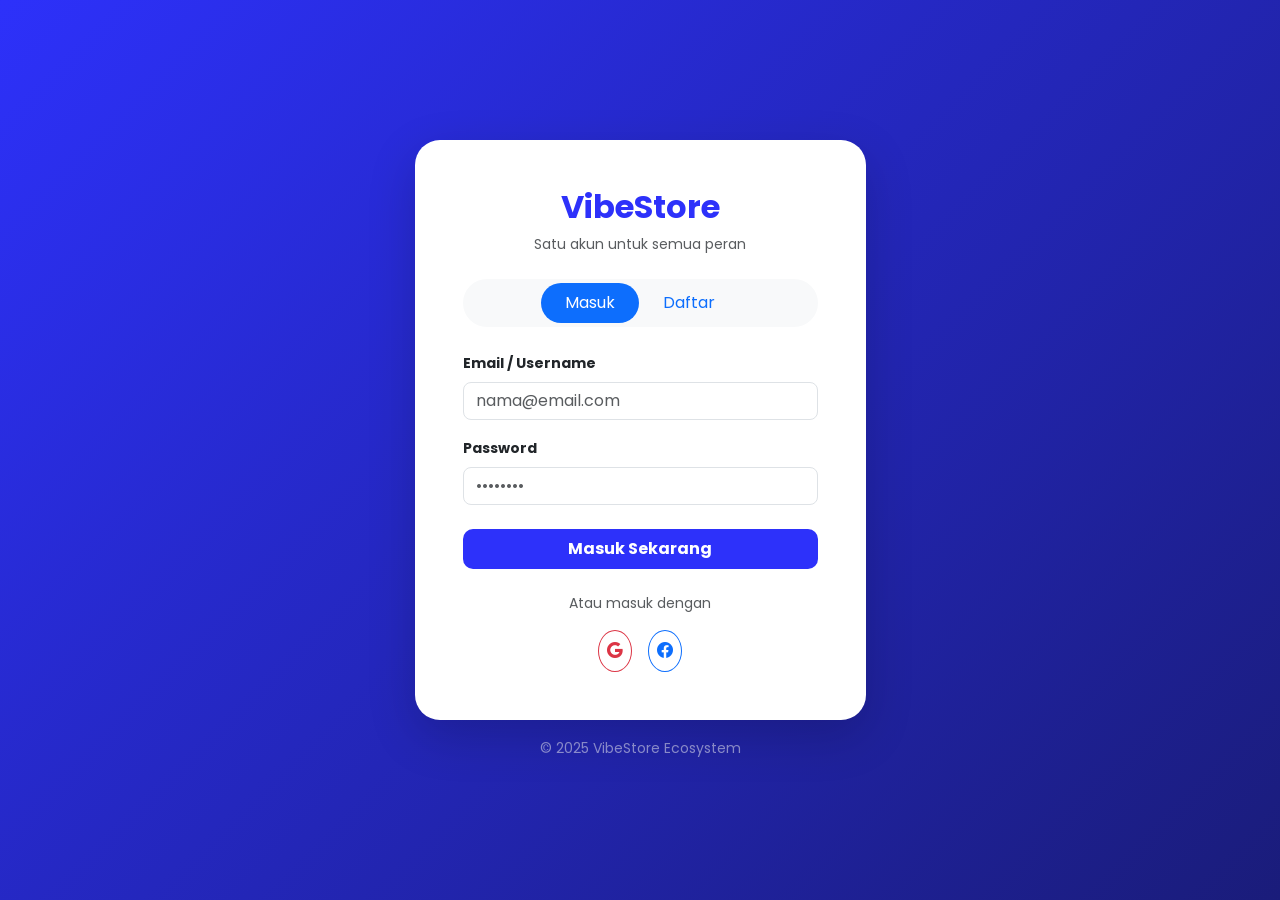
<file: admin.html>
<!DOCTYPE html>
<html lang="id">
<head>
    <meta charset="UTF-8">
    <meta name="viewport" content="width=device-width, initial-scale=1.0">
    <title>Master Admin - VibeStore</title>
    <link href="https://cdn.jsdelivr.net/npm/bootstrap@5.3.0/dist/css/bootstrap.min.css" rel="stylesheet">
    <link href="https://fonts.googleapis.com/css2?family=Poppins:wght@300;400;600;700&display=swap" rel="stylesheet">
    <link rel="stylesheet" href="https://cdn.jsdelivr.net/npm/bootstrap-icons@1.10.5/font/bootstrap-icons.css">
    <link rel="stylesheet" href="assets/css/style.css">
</head>
<body class="bg-light">

    <nav class="navbar navbar-dark bg-vibe sticky-top py-2">
        <div class="container-fluid px-4">
            <a class="navbar-brand fw-bold" href="#">VibeAdmin <span class="badge bg-gold text-dark ms-2 small" style="font-size: 10px;">PRO</span></a>
            <div class="d-flex align-items-center text-white">
                <small class="me-3 d-none d-md-block" id="adminNameDisplay">Halo, Master Admin</small>
                <i class="bi bi-person-circle fs-4"></i>
            </div>
        </div>
    </nav>

    <div class="container-fluid">
        <div class="row">
            <div class="col-md-2 bg-white shadow-sm min-vh-100 p-3 d-none d-md-block">
                <ul class="nav flex-column gap-2 mt-3">
                    <li class="nav-item">
                        <a href="#" class="nav-link active bg-vibe text-white rounded-3 shadow-sm"><i class="bi bi-speedometer2 me-2"></i> Ringkasan</a>
                    </li>
                    <li class="nav-item">
                        <a href="#" class="nav-link text-dark"><i class="bi bi-shop me-2"></i> Verifikasi Toko</a>
                    </li>
                    <li class="nav-item">
                        <a href="#" class="nav-link text-dark"><i class="bi bi-people me-2"></i> User Manager</a>
                    </li>
                    <li class="nav-item">
                        <a href="#" class="nav-link text-dark"><i class="bi bi-shield-check me-2"></i> Keamanan</a>
                    </li>
                    <hr>
                    <li class="nav-item">
                        <a href="javascript:void(0)" onclick="logout()" class="nav-link text-danger fw-bold"><i class="bi bi-box-arrow-left me-2"></i> Keluar</a>
                    </li>
                </ul>
            </div>

            <div class="col-md-10 p-4">
                <div class="d-flex justify-content-between align-items-center mb-4 border-bottom pb-3">
                    <div>
                        <h4 class="fw-bold mb-0">Dashboard Ringkasan</h4>
                        <p class="text-muted small mb-0">Kelola operasional VibeStore dalam satu panel.</p>
                    </div>
                    <button class="btn btn-outline-danger btn-sm rounded-pill px-3 d-md-none" onclick="logout()">
                        <i class="bi bi-box-arrow-left me-1"></i> Logout
                    </button>
                </div>
                
                <div class="row g-3 mb-4">
                    <div class="col-6 col-md-3">
                        <div class="card border-0 shadow-sm rounded-4 p-3 bg-white h-100 border-start border-4 border-primary">
                            <small class="text-muted d-block mb-1 fw-bold">TOTAL OMZET</small>
                            <h5 class="fw-bold mb-0 text-vibe">Rp 1.2M</h5>
                            <span class="text-success small" style="font-size: 10px;"><i class="bi bi-graph-up"></i> +12.5%</span>
                        </div>
                    </div>
                    <div class="col-6 col-md-3">
                        <div class="card border-0 shadow-sm rounded-4 p-3 bg-white h-100 border-start border-4 border-danger">
                            <small class="text-muted d-block mb-1 fw-bold">VERIFIKASI PENDING</small>
                            <h5 class="fw-bold mb-0 text-danger" id="countPending">2</h5>
                            <span class="text-danger small" style="font-size: 10px;">Butuh Persetujuan</span>
                        </div>
                    </div>
                </div>

                <div class="card border-0 shadow-sm rounded-4 overflow-hidden mb-4">
                    <div class="card-header bg-white p-3 fw-bold border-0 d-flex justify-content-between align-items-center">
                        <span><i class="bi bi-shop me-2 text-primary"></i>Antrean Toko Baru</span>
                    </div>
                    <div class="table-responsive">
                        <table class="table align-middle mb-0 table-hover">
                            <thead class="bg-light small text-muted">
                                <tr>
                                    <th class="ps-3">DETAIL TOKO</th>
                                    <th class="text-end pe-3">AKSI</th>
                                </tr>
                            </thead>
                            <tbody id="storeList">
                                <tr id="row-toko-1">
                                    <td class="ps-3">
                                        <div class="fw-bold">GamerZone ID</div>
                                        <small class="text-muted"><i class="bi bi-person me-1"></i>Andi Wijaya</small>
                                    </td>
                                    <td class="text-end pe-3">
                                        <div class="d-flex justify-content-end gap-1">
                                            <button class="btn btn-sm btn-success rounded-circle" onclick="handleStore('row-toko-1', 'GamerZone ID', 'disetujui')">
                                                <i class="bi bi-check"></i>
                                            </button>
                                            <button class="btn btn-sm btn-outline-danger rounded-circle" onclick="handleStore('row-toko-1', 'GamerZone ID', 'ditolak')">
                                                <i class="bi bi-x"></i>
                                            </button>
                                        </div>
                                    </td>
                                </tr>
                                <tr id="row-toko-2">
                                    <td class="ps-3">
                                        <div class="fw-bold">Fashion Vibe</div>
                                        <small class="text-muted"><i class="bi bi-person me-1"></i>Siska Putri</small>
                                    </td>
                                    <td class="text-end pe-3">
                                        <button class="btn btn-sm btn-success rounded-circle" onclick="handleStore('row-toko-2', 'Fashion Vibe', 'disetujui')">
                                            <i class="bi bi-check"></i>
                                        </button>
                                    </td>
                                </tr>
                            </tbody>
                        </table>
                    </div>
                </div>

                <div class="card border-0 shadow-sm rounded-4 overflow-hidden mb-5">
                    <div class="card-header bg-white p-3 fw-bold border-0"><i class="bi bi-people me-2 text-primary"></i>User Manager</div>
                    <div class="table-responsive">
                        <table class="table align-middle mb-0 table-hover">
                            <tbody id="userList">
                                <tr id="user-row-1">
                                    <td class="ps-3">
                                        <div class="fw-bold">budi@gmail.com</div>
                                        <span class="badge bg-success-subtle text-success rounded-pill" style="font-size: 9px;">Aktif</span>
                                    </td>
                                    <td class="text-end pe-3">
                                        <button class="btn btn-sm btn-danger rounded-pill px-3" onclick="banUser('user-row-1', 'Budi')">
                                            <i class="bi bi-slash-circle me-1"></i>Ban
                                        </button>
                                    </td>
                                </tr>
                            </tbody>
                        </table>
                    </div>
                </div>
            </div>
        </div>
    </div>

    <nav class="mobile-nav fixed-bottom bg-white border-top d-lg-none shadow-lg">
        <div class="row g-0 text-center w-100">
            <div class="col py-2 text-vibe">
                <i class="bi bi-speedometer2 fs-4"></i>
                <div class="small-text">Dash</div>
            </div>
            <div class="col py-2" onclick="alert('Menu Toko Segera Hadir')">
                <i class="bi bi-shop fs-4 text-muted"></i>
                <div class="small-text">Toko</div>
            </div>
            <div class="col py-2" onclick="alert('Menu Users Segera Hadir')">
                <i class="bi bi-people fs-4 text-muted"></i>
                <div class="small-text">Users</div>
            </div>
            <div class="col py-2" onclick="logout()">
                <i class="bi bi-box-arrow-left fs-4 text-danger"></i>
                <div class="small-text text-danger">Keluar</div>
            </div>
        </div>
    </nav>

    <script src="https://cdn.jsdelivr.net/npm/bootstrap@5.3.0/dist/js/bootstrap.bundle.min.js"></script>
    <script src="assets/js/script.js"></script>
</body>
</html>
</file>
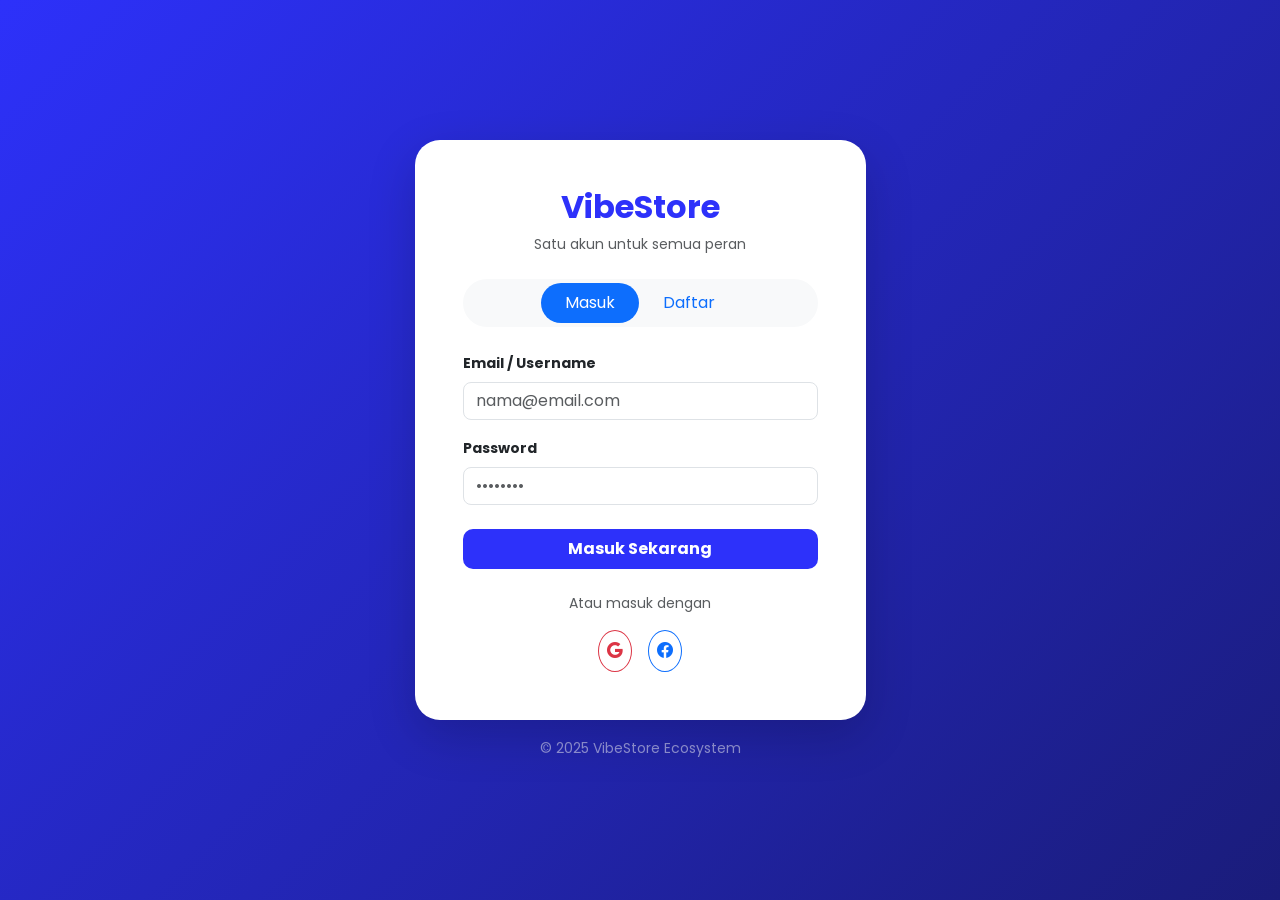
<file: auth.html>
<!DOCTYPE html>
<html lang="id">
<head>
    <meta charset="UTF-8">
    <meta name="viewport" content="width=device-width, initial-scale=1.0">
    <title>Masuk ke VibeStore</title>
    <link href="https://cdn.jsdelivr.net/npm/bootstrap@5.3.0/dist/css/bootstrap.min.css" rel="stylesheet">
    <link href="https://fonts.googleapis.com/css2?family=Poppins:wght@300;400;600;700&display=swap" rel="stylesheet">
    <link rel="stylesheet" href="https://cdn.jsdelivr.net/npm/bootstrap-icons@1.10.5/font/bootstrap-icons.css">
    <link rel="stylesheet" href="assets/css/style.css">
</head>
<body class="auth-bg d-flex align-items-center">

    <div class="container">
        <div class="row justify-content-center">
            <div class="col-md-5">
                <div class="card auth-card border-0 shadow-lg rounded-4 overflow-hidden">
                    <div class="card-body p-5">
                        <div class="text-center mb-4">
                            <h2 class="fw-bold text-vibe">VibeStore</h2>
                            <p class="text-muted small">Satu akun untuk semua peran</p>
                        </div>

                        <ul class="nav nav-pills mb-4 justify-content-center bg-light rounded-pill p-1" id="authTab" role="tablist">
                            <li class="nav-item">
                                <button class="nav-link active rounded-pill px-4" id="login-tab" data-bs-toggle="pill" data-bs-target="#login" type="button">Masuk</button>
                            </li>
                            <li class="nav-item">
                                <button class="nav-link rounded-pill px-4" id="register-tab" data-bs-toggle="pill" data-bs-target="#register" type="button">Daftar</button>
                            </li>
                        </ul>

                        <div class="tab-content" id="authTabContent">
                            <div class="tab-pane fade show active" id="login" role="tabpanel">
                                <form id="loginForm">
                                    <div class="mb-3">
                                        <label class="form-label small fw-bold">Email / Username</label>
                                        <input type="email" class="form-control rounded-3" placeholder="nama@email.com" required>
                                    </div>
                                    <div class="mb-4">
                                        <label class="form-label small fw-bold">Password</label>
                                        <input type="password" class="form-control rounded-3" placeholder="••••••••" required>
                                    </div>
                                    <button type="submit" class="btn btn-vibe w-100 py-2 fw-bold">Masuk Sekarang</button>
                                </form>
                            </div>

                            <div class="tab-pane fade" id="register" role="tabpanel">
                                <form id="registerForm">
                                    <div class="mb-3">
                                        <label class="form-label small fw-bold">Nama Lengkap</label>
                                        <input type="text" class="form-control rounded-3" placeholder="Contoh: Budi Santoso" required>
                                    </div>
                                    <div class="mb-3">
                                        <label class="form-label small fw-bold">Daftar Sebagai</label>
                                        <select class="form-select rounded-3" id="roleSelect">
                                            <option value="pembeli">🛍️ Pembeli (Belanja & Patungan)</option>
                                            <option value="penjual">🏪 Penjual (Buka Toko)</option>
                                        </select>
                                    </div>
                                    <div class="mb-3">
                                        <label class="form-label small fw-bold">Email</label>
                                        <input type="email" class="form-control rounded-3" placeholder="nama@email.com" required>
                                    </div>
                                    <div class="mb-3">
                                        <label class="form-label small fw-bold">Password</label>
                                        <input type="password" class="form-control rounded-3" placeholder="Buat password kuat" required>
                                    </div>
                                    <button type="submit" class="btn btn-vibe w-100 py-2 fw-bold">Buat Akun</button>
                                </form>
                            </div>
                        </div>

                        <div class="text-center mt-4">
                            <p class="small text-muted">Atau masuk dengan</p>
                            <div class="d-flex justify-content-center gap-3">
                                <button class="btn btn-outline-danger rounded-circle p-2"><i class="bi bi-google"></i></button>
                                <button class="btn btn-outline-primary rounded-circle p-2"><i class="bi bi-facebook"></i></button>
                            </div>
                        </div>
                    </div>
                </div>
                <div class="text-center mt-3 text-white-50">
                    <small>&copy; 2025 VibeStore Ecosystem</small>
                </div>
            </div>
        </div>
    </div>

    <script src="https://cdn.jsdelivr.net/npm/bootstrap@5.3.0/dist/js/bootstrap.bundle.min.js"></script>
    <script src="assets/js/script.js"></script>
</body>
</html>
</file>
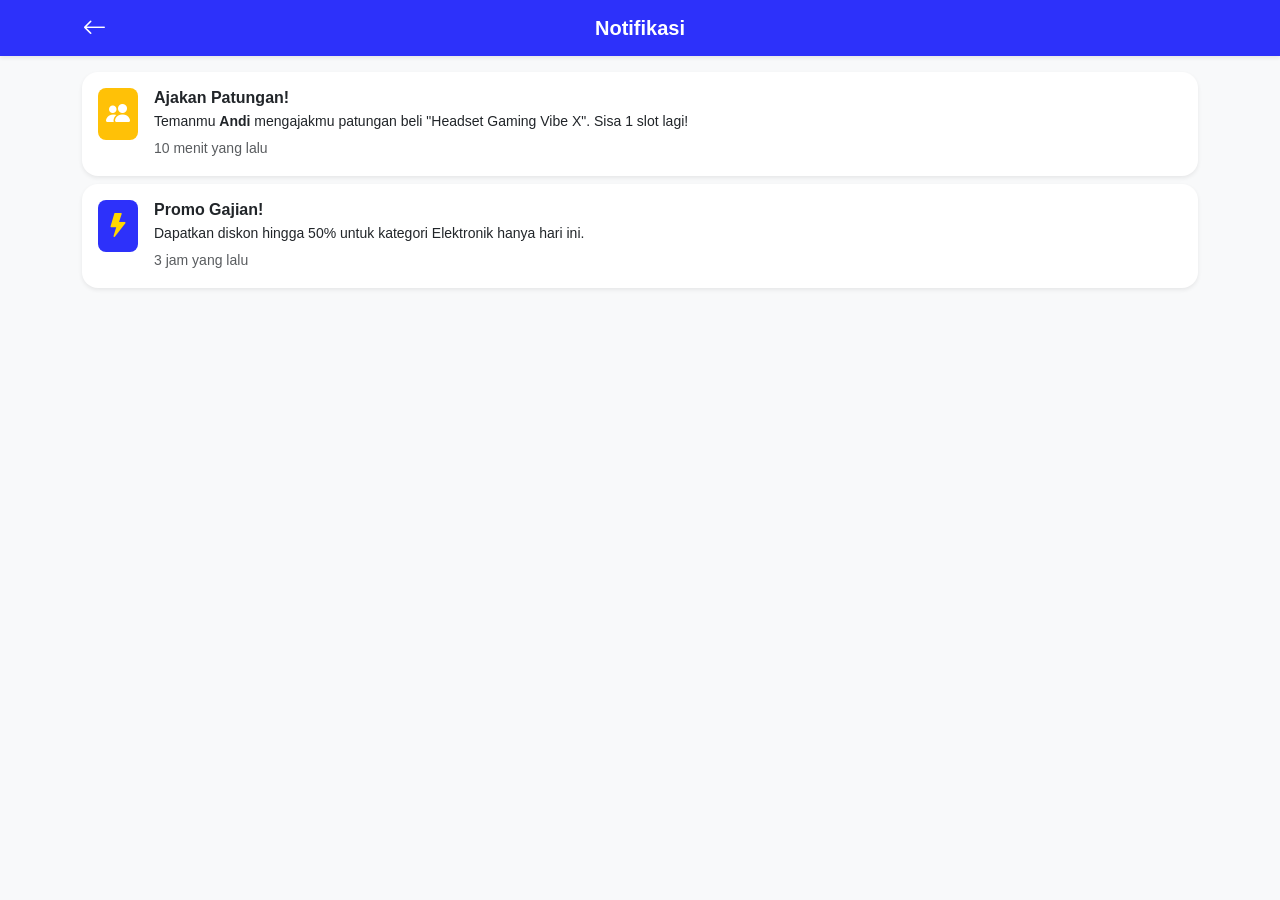
<file: notifications.html>
<!DOCTYPE html>
<html lang="id">
<head>
    <meta charset="UTF-8">
    <meta name="viewport" content="width=device-width, initial-scale=1.0">
    <title>Notifikasi - VibeStore</title>
    <link href="https://cdn.jsdelivr.net/npm/bootstrap@5.3.0/dist/css/bootstrap.min.css" rel="stylesheet">
    <link rel="stylesheet" href="https://cdn.jsdelivr.net/npm/bootstrap-icons@1.10.5/font/bootstrap-icons.css">
    <link rel="stylesheet" href="assets/css/style.css">
</head>
<body class="bg-light">

    <nav class="navbar navbar-dark bg-vibe sticky-top py-2 shadow-sm">
        <div class="container d-flex align-items-center">
            <a class="nav-link text-white p-0" href="index.html">
                <i class="bi bi-arrow-left fs-4"></i>
            </a>
            <span class="navbar-brand fw-bold mb-0 mx-auto">Notifikasi</span>
            <div style="width: 24px;"></div> </div>
    </nav>

    <div class="container mt-3 pb-5">
        <div class="card border-0 shadow-sm rounded-4 mb-2 bg-white">
            <div class="card-body d-flex align-items-start">
                <div class="bg-warning p-2 rounded-3 me-3 text-white">
                    <i class="bi bi-people-fill fs-4"></i>
                </div>
                <div>
                    <h6 class="fw-bold mb-1">Ajakan Patungan!</h6>
                    <p class="small mb-1">Temanmu <strong>Andi</strong> mengajakmu patungan beli "Headset Gaming Vibe X". Sisa 1 slot lagi!</p>
                    <small class="text-muted">10 menit yang lalu</small>
                </div>
            </div>
        </div>

        <div class="card border-0 shadow-sm rounded-4 mb-2 bg-white">
            <div class="card-body d-flex align-items-start">
                <div class="bg-vibe p-2 rounded-3 me-3 text-white">
                    <i class="bi bi-lightning-fill fs-4 text-gold"></i>
                </div>
                <div>
                    <h6 class="fw-bold mb-1">Promo Gajian!</h6>
                    <p class="small mb-1">Dapatkan diskon hingga 50% untuk kategori Elektronik hanya hari ini.</p>
                    <small class="text-muted">3 jam yang lalu</small>
                </div>
            </div>
        </div>
    </div>

    <nav class="mobile-nav fixed-bottom bg-white border-top d-lg-none shadow-lg">
        <div class="row g-0 text-center w-100">
            <div class="col py-2" onclick="window.location.href='index.html'">
                <i class="bi bi-house-door fs-4"></i>
                <div class="small-text">Home</div>
            </div>
            <div class="col py-2" onclick="window.location.href='feed.html'">
                <i class="bi bi-megaphone fs-4"></i>
                <div class="small-text">Feed</div>
            </div>
            <div class="col py-2">
                <div class="circle-center mx-auto" onclick="window.location.href='index.html'">
                    <i class="bi bi-plus-lg text-white"></i>
                </div>
            </div>
            <div class="col py-2" onclick="window.location.href='notifications.html'">
                <i class="bi bi-bell-fill fs-4 text-vibe"></i>
                <div class="small-text text-vibe">Notif</div>
            </div>
            <div class="col py-2" onclick="goToAccount()">
                <i class="bi bi-person fs-4"></i>
                <div class="small-text">Akun</div>
            </div>
        </div>
    </nav>

    <script src="https://cdn.jsdelivr.net/npm/bootstrap@5.3.0/dist/js/bootstrap.bundle.min.js"></script>
    <script src="assets/js/script.js"></script>
</body>
</html>
</file>
<file: assets/css/style.css>
/* =========================================
   1. GLOBAL VARIABLES & RESET
   ========================================= */
:root {
    --primary-vibe: #2D31FA;
    --secondary-vibe: #5357ff;
    --gold-vibe: #FFD700;
    --dark-vibe: #1a1c7a;
    --light-gray: #f8f9fa;
}

body {
    font-family: 'Poppins', sans-serif;
    background-color: var(--light-gray);
    color: #333;
    margin: 0;
    padding: 0;
}

/* =========================================
   2. NAVBAR & MOBILE NAVIGATION (FIXED)
   ========================================= */
.bg-vibe {
    background-color: var(--primary-vibe) !important;
}

/* Navigasi Bawah (Mobile) */
.mobile-nav {
    z-index: 9999 !important;
    height: 70px;
    background-color: white;
    border-top: 1px solid #dee2e6;
    pointer-events: auto !important;
}

/* Memperbaiki agar item sejajar dan tidak full screen satu tombol saja */
.mobile-nav .row {
    width: 100%;
    margin: 0;
    height: 100%;
    align-items: center;
}

.mobile-nav .col {
    padding: 5px 0;
    cursor: pointer;
    display: flex;
    flex-direction: column;
    align-items: center;
    justify-content: center;
    transition: 0.2s;
    text-decoration: none;
    color: #666;
}

.mobile-nav .active {
    color: var(--primary-vibe) !important;
}

.circle-center {
    background-color: var(--primary-vibe);
    width: 50px;
    height: 50px;
    border-radius: 50%;
    display: flex;
    align-items: center;
    justify-content: center;
    margin-top: -35px; /* Tombol melayang */
    border: 5px solid white;
    box-shadow: 0 4px 10px rgba(0,0,0,0.2);
    color: white !important;
}

/* =========================================
   3. COMPONENTS (Reusable)
   ========================================= */
.btn-vibe {
    background-color: var(--primary-vibe);
    color: white;
    border: none;
    border-radius: 10px;
    transition: 0.3s;
}

.btn-gold {
    background-color: var(--gold-vibe);
    color: #000;
    font-weight: 700;
    border: none;
    border-radius: 12px;
}

.card-product {
    border: none;
    border-radius: 20px;
    transition: all 0.3s ease;
    overflow: hidden;
    background: white;
}

.text-vibe { color: var(--primary-vibe); }
.text-gold { color: var(--gold-vibe); }
.small-text { font-size: 10px; font-weight: 600; margin-top: 2px; }

/* =========================================
   4. RESPONSIVE LOGIC
   ========================================= */
@media (max-width: 768px) {
    body { padding-bottom: 80px; } /* Ruang untuk menu bawah */
    .hero-card h1 { font-size: 1.8rem; }
}

@media (min-width: 992px) {
    .card-product:hover {
        transform: translateY(-8px);
        box-shadow: 0 10px 20px rgba(0,0,0,0.1) !important;
    }
}

/* =========================================
   5. PAGE SPECIFIC (Index, Nego, Auth)
   ========================================= */
.hero-card {
    background: linear-gradient(135deg, var(--primary-vibe) 0%, var(--dark-vibe) 100%);
    border: none;
}

.badge-group-buy {
    background: linear-gradient(45deg, var(--gold-vibe), #FFA500);
    font-size: 10px;
    padding: 4px 10px;
    border-radius: 50px;
    color: #000;
    font-weight: 800;
}

body.auth-bg {
    background: linear-gradient(135deg, var(--primary-vibe) 0%, var(--dark-vibe) 100%);
    min-height: 100vh;
}

.card.auth-card {
    border-radius: 25px !important;
    animation: fadeInUp 0.8s ease-out;
}

@keyframes fadeInUp {
    from { opacity: 0; transform: translateY(20px); }
    to { opacity: 1; transform: translateY(0); }
}

/* Memperbaiki form input */
.form-control:focus {
    border-color: var(--primary-vibe);
    box-shadow: 0 0 0 0.25rem rgba(45, 49, 250, 0.1);
}

/* =========================================
   7. ADMIN DASHBOARD SPECIFIC
   ========================================= */

/* Animasi baris tabel saat dihapus/disetujui */
#storeList tr, #userList tr {
    transition: all 0.5s ease;
}

/* Sidebar Admin (Desktop) */
.nav-link.text-dark:hover {
    background-color: #f1f2ff;
    color: var(--primary-vibe) !important;
    border-radius: 8px;
}

/* Tabel Admin yang lebih bersih */
.table thead th {
    border-top: none;
    text-transform: uppercase;
    letter-spacing: 0.5px;
    font-size: 11px;
}

/* Badge Status */
.badge.bg-gold {
    background-color: var(--gold-vibe) !important;
    color: #000;
}

/* Kustomisasi Scrollbar untuk Tabel HP */
.table-responsive::-webkit-scrollbar {
    height: 4px;
}
.table-responsive::-webkit-scrollbar-thumb {
    background: #ccc;
    border-radius: 10px;
}
</file>
